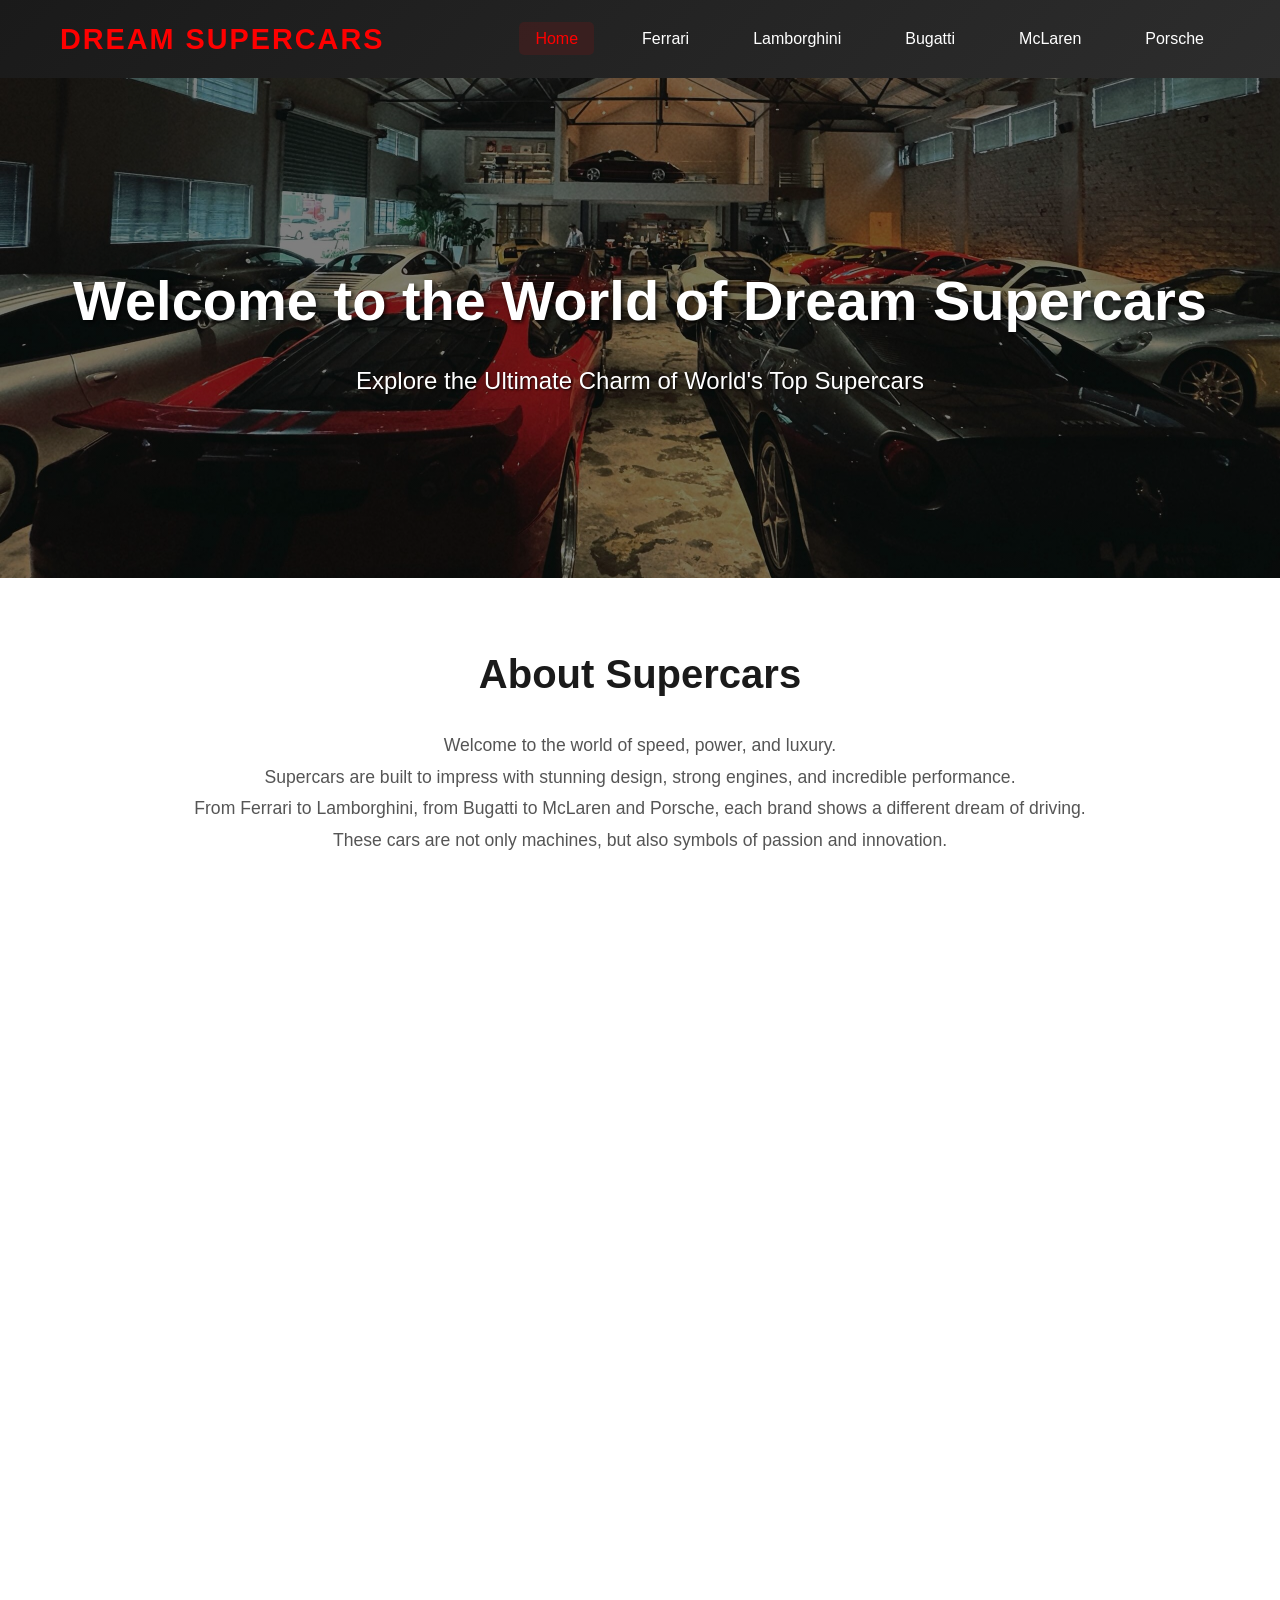
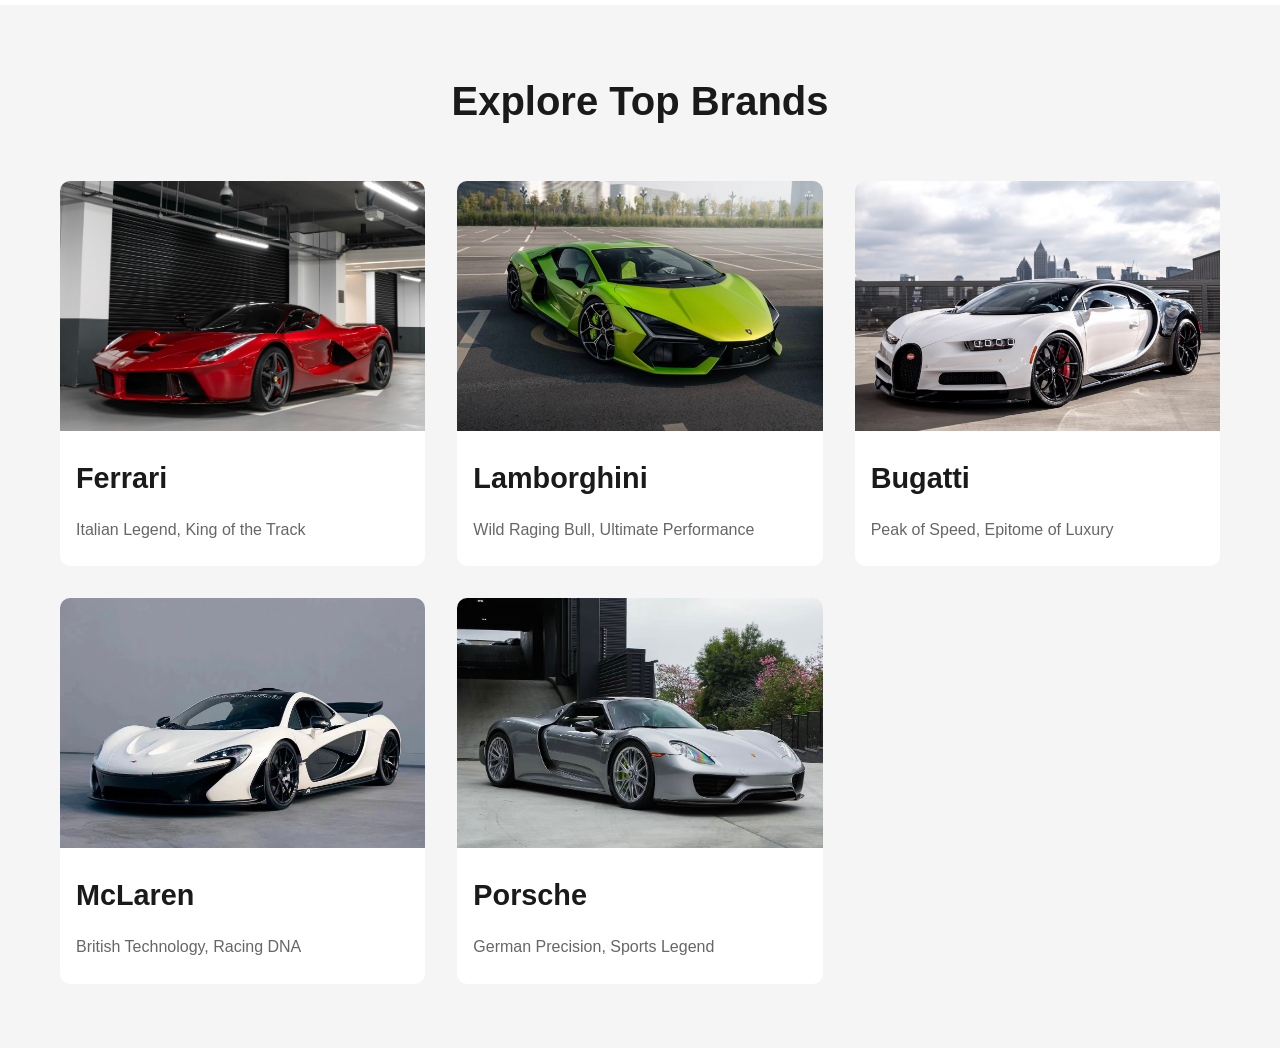
<file: index.html>
<!DOCTYPE html>
<html lang="en">
<head>
    <meta charset="UTF-8">
    <meta name="viewport" content="width=device-width, initial-scale=1.0">
    <title>Dream Supercars - World of Dream Supercars</title>
    <link rel="stylesheet" href="style.css">
</head>
<body>
    <nav class="navbar">
        <div class="container">
            <h1 class="logo">Dream Supercars</h1>
            <ul class="nav-menu">
                <li><a href="index.html" class="active">Home</a></li>
                <li><a href="ferrari.html">Ferrari</a></li>
                <li><a href="lamborghini.html">Lamborghini</a></li>
                <li><a href="bugatti.html">Bugatti</a></li>
                <li><a href="mclaren.html">McLaren</a></li>
                <li><a href="porsche.html">Porsche</a></li>
            </ul>
        </div>
    </nav>

    <section class="hero">
        <div class="hero-content">
            <h2>Welcome to the World of Dream Supercars</h2>
            <p>Explore the Ultimate Charm of World's Top Supercars</p>
        </div>
    </section>

    <section class="intro">
        <div class="container">
            <h3>About Supercars</h3>
            <p>
                Welcome to the world of speed, power, and luxury.<br>
                Supercars are built to impress with stunning design, strong engines, and incredible performance.<br>
                From Ferrari to Lamborghini, from Bugatti to McLaren and Porsche, each brand shows a different dream of driving.<br>
                These cars are not only machines, but also symbols of passion and innovation.
            </p>
            <div class="hero-video">
                <iframe
                    src="https://www.youtube.com/embed/Wyq-GUmzelo"
                    title="YouTube video player"
                    frameborder="0"
                    allow="accelerometer; autoplay; clipboard-write; encrypted-media; gyroscope; picture-in-picture; web-share"
                    referrerpolicy="strict-origin-when-cross-origin"
                    allowfullscreen>
                </iframe>
            </div>
        </div>
    </section>

    <section class="brands">
        <div class="container">
            <h3>Explore Top Brands</h3>
            <div class="brand-grid">
                <div class="brand-card">
                    <a href="ferrari.html">
                        <img src="images/LaFerrari.jpeg" alt="Ferrari">
                        <h4>Ferrari</h4>
                        <p>Italian Legend, King of the Track</p>
                    </a>
                </div>
                <div class="brand-card">
                    <a href="lamborghini.html">
                        <img src="images/Revuelto.jpeg" alt="Lamborghini">
                        <h4>Lamborghini</h4>
                        <p>Wild Raging Bull, Ultimate Performance</p>
                    </a>
                </div>
                <div class="brand-card">
                    <a href="bugatti.html">
                        <img src="images/Chiron.jpeg" alt="Bugatti">
                        <h4>Bugatti</h4>
                        <p>Peak of Speed, Epitome of Luxury</p>
                    </a>
                </div>
                <div class="brand-card">
                    <a href="mclaren.html">
                        <img src="images/P1.jpeg" alt="McLaren">
                        <h4>McLaren</h4>
                        <p>British Technology, Racing DNA</p>
                    </a>
                </div>
                <div class="brand-card">
                    <a href="porsche.html">
                        <img src="images/918.jpeg" alt="Porsche">
                        <h4>Porsche</h4>
                        <p>German Precision, Sports Legend</p>
                    </a>
                </div>
            </div>
        </div>
    </section>

    
</body>
</html>
</file>
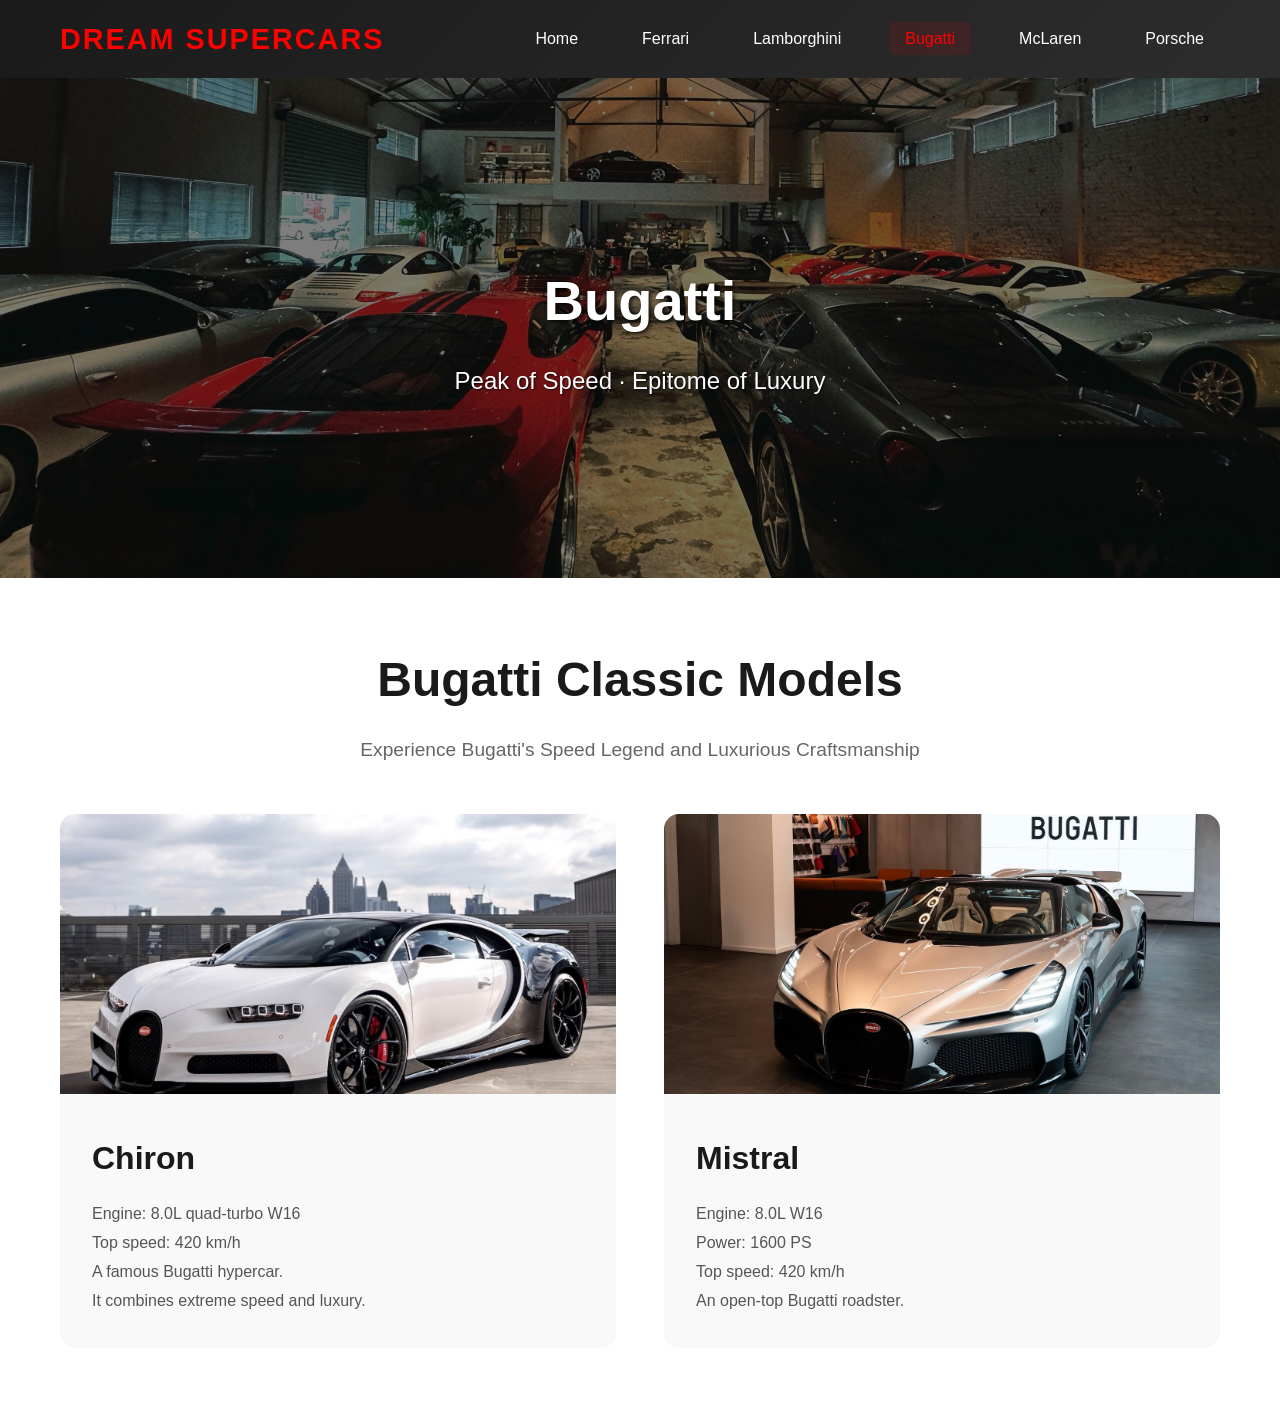
<file: bugatti.html>
<!DOCTYPE html>
<html lang="en">
<head>
    <meta charset="UTF-8">
    <meta name="viewport" content="width=device-width, initial-scale=1.0">
    <title>Bugatti - Dream Supercars</title>
    <link rel="stylesheet" href="style.css">
</head>
<body>
    <nav class="navbar">
        <div class="container">
            <h1 class="logo">Dream Supercars</h1>
            <ul class="nav-menu">
                <li><a href="index.html">Home</a></li>
                <li><a href="ferrari.html">Ferrari</a></li>
                <li><a href="lamborghini.html">Lamborghini</a></li>
                <li><a href="bugatti.html" class="active">Bugatti</a></li>
                <li><a href="mclaren.html">McLaren</a></li>
                <li><a href="porsche.html">Porsche</a></li>
            </ul>
        </div>
    </nav>

    <section class="hero">
        <div class="hero-content">
            <h2>Bugatti</h2>
            <p>Peak of Speed · Epitome of Luxury</p>
        </div>
    </section>

    <section class="car-section">
        <div class="container">
            <h2>Bugatti Classic Models</h2>
            <p class="subtitle">Experience Bugatti's Speed Legend and Luxurious Craftsmanship</p>

            <div class="car-grid">
                <div class="car-card">
                    <img src="images/Chiron.jpeg" alt="Chiron">
                    <div class="car-info">
                        <h3>Chiron</h3>
                        <p>Engine: 8.0L quad-turbo W16<br>
                        Top speed: 420 km/h<br>
                        A famous Bugatti hypercar.<br>
                        It combines extreme speed and luxury.
                        </p>
                    </div>
                </div>

                <div class="car-card">
                    <img src="images/Mistral.jpeg" alt="Mistral">
                    <div class="car-info">
                        <h3>Mistral</h3>
                        <p>Engine: 8.0L W16<br>
                    Power: 1600 PS<br>
                    Top speed: 420 km/h<br>
                    An open-top Bugatti roadster.
                    </p>
                    </div>
                </div>

            </div>
        </div>
    </section>

</body>
</html>
</file>
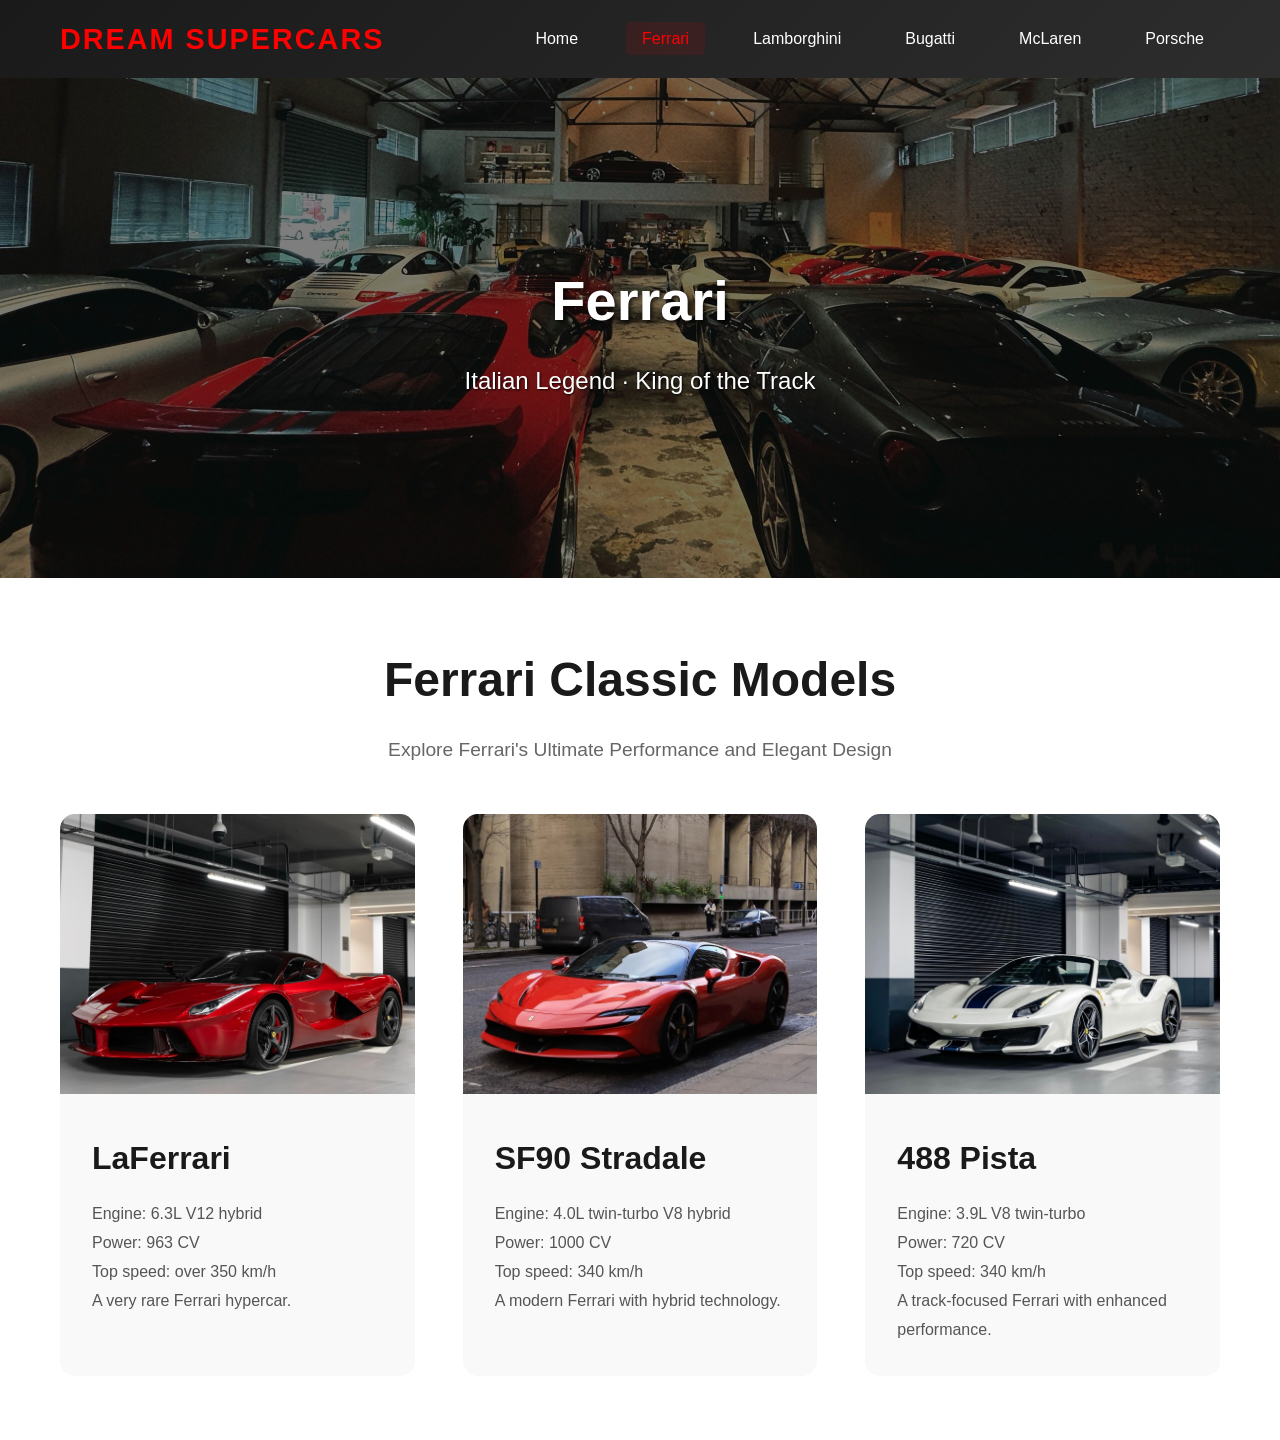
<file: ferrari.html>
<!DOCTYPE html>
<html lang="en">
<head>
    <meta charset="UTF-8">
    <meta name="viewport" content="width=device-width, initial-scale=1.0">
    <title>Ferrari - Dream Supercars</title>
    <link rel="stylesheet" href="style.css">
</head>
<body>
    <nav class="navbar">
        <div class="container">
            <h1 class="logo">Dream Supercars</h1>
            <ul class="nav-menu">
                <li><a href="index.html">Home</a></li>
                <li><a href="ferrari.html" class="active">Ferrari</a></li>
                <li><a href="lamborghini.html">Lamborghini</a></li>
                <li><a href="bugatti.html">Bugatti</a></li>
                <li><a href="mclaren.html">McLaren</a></li>
                <li><a href="porsche.html">Porsche</a></li>
            </ul>
        </div>
    </nav>

    <section class="hero">
        <div class="hero-content">
            <h2>Ferrari</h2>
            <p>Italian Legend · King of the Track</p>
        </div>
    </section>

    <section class="car-section">
        <div class="container">
            <h2>Ferrari Classic Models</h2>
            <p class="subtitle">Explore Ferrari's Ultimate Performance and Elegant Design</p>

            <div class="car-grid">
                <div class="car-card">
                    <img src="images/LaFerrari.jpeg" alt="LaFerrari">
                    <div class="car-info">
                        <h3>LaFerrari</h3>
                        <p>Engine: 6.3L V12 hybrid<br>
                        Power: 963 CV<br>
                        Top speed: over 350 km/h<br>
                        A very rare Ferrari hypercar.
                        </p>
                    </div>
                </div>

                <div class="car-card">
                    <img src="images/SF90.jpeg" alt="SF90 Stradale">
                    <div class="car-info">
                        <h3>SF90 Stradale</h3>
                        <p>Engine: 4.0L twin-turbo V8 hybrid<br>
                        Power: 1000 CV<br>
                        Top speed: 340 km/h<br>
                        A modern Ferrari with hybrid technology.
                        </p>
                    </div>
                </div>

                <div class="car-card">
                    <img src="images/488pista.jpeg" alt="488 Pista">
                    <div class="car-info">
                        <h3>488 Pista</h3>
                        <p>Engine: 3.9L V8 twin-turbo<br>
                        Power: 720 CV<br>
                        Top speed: 340 km/h<br>
                        A track-focused Ferrari with enhanced performance.
                        </p>
                    </div>
                </div>
            </div>
        </div>
    </section>

</body>
</html>
</file>
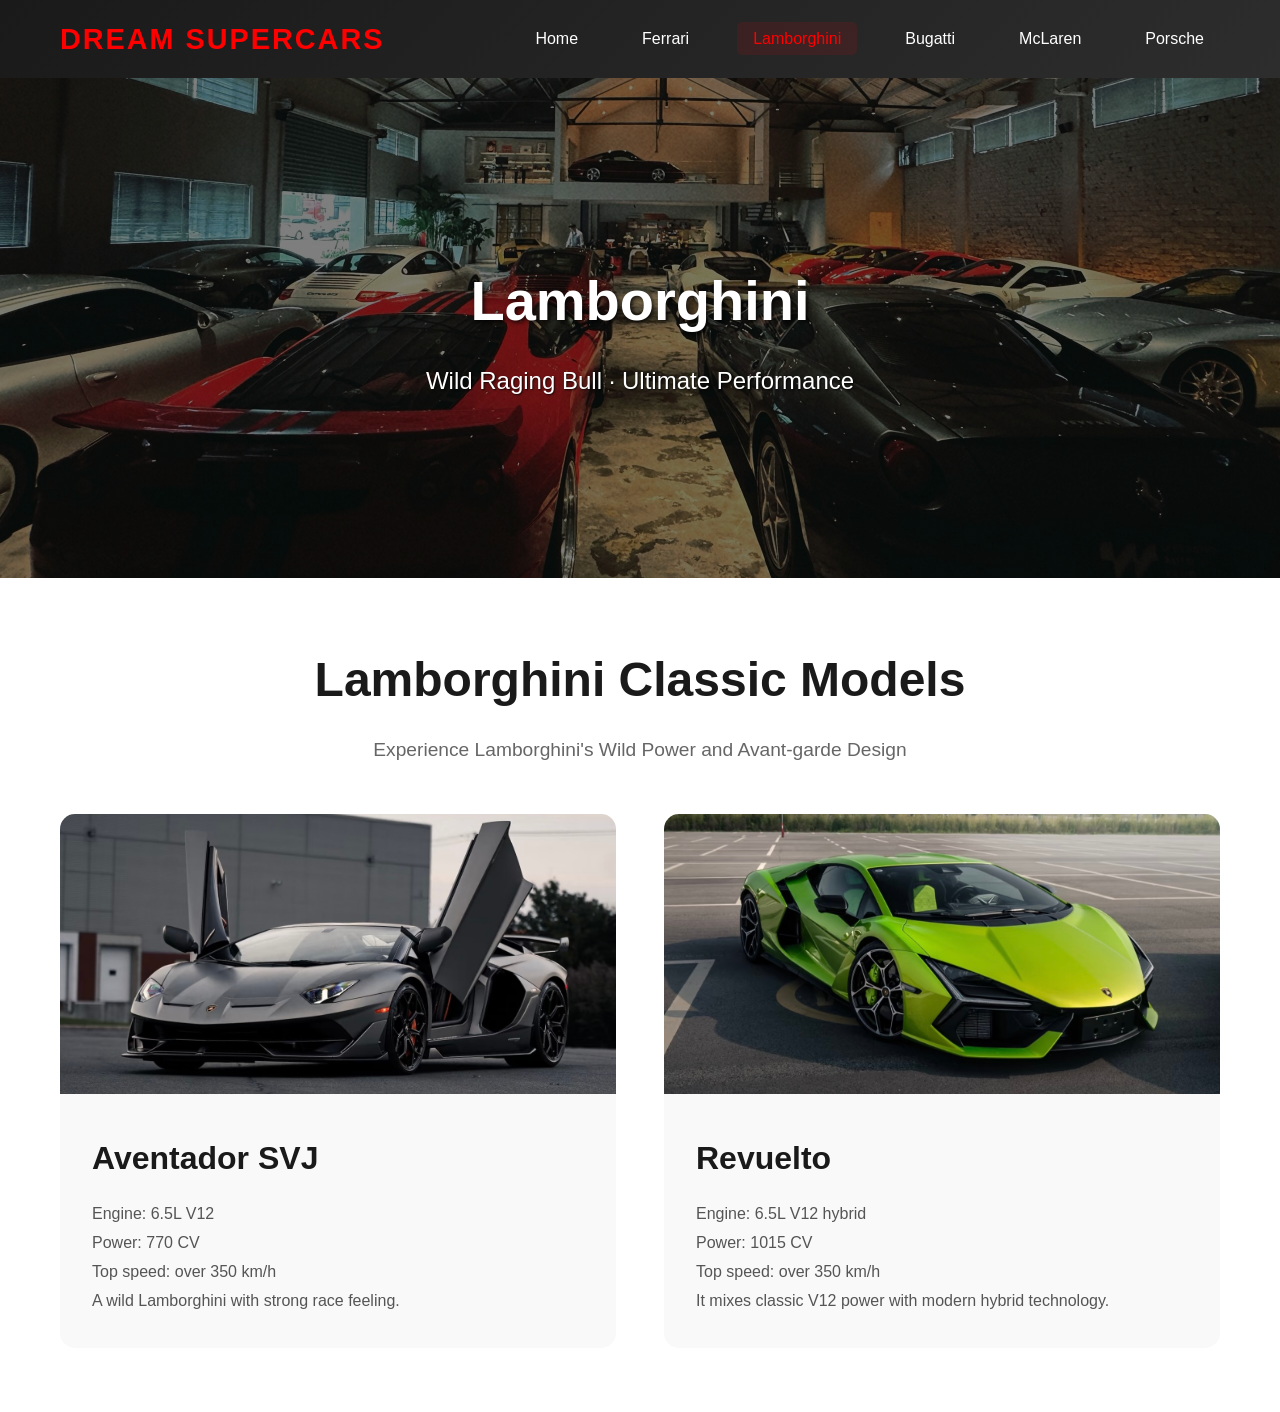
<file: lamborghini.html>
<!DOCTYPE html>
<html lang="en">
<head>
    <meta charset="UTF-8">
    <meta name="viewport" content="width=device-width, initial-scale=1.0">
    <title>Lamborghini - Dream Supercars</title>
    <link rel="stylesheet" href="style.css">
</head>
<body>
    <nav class="navbar">
        <div class="container">
            <h1 class="logo">Dream Supercars</h1>
            <ul class="nav-menu">
                <li><a href="index.html">Home</a></li>
                <li><a href="ferrari.html">Ferrari</a></li>
                <li><a href="lamborghini.html" class="active">Lamborghini</a></li>
                <li><a href="bugatti.html">Bugatti</a></li>
                <li><a href="mclaren.html">McLaren</a></li>
                <li><a href="porsche.html">Porsche</a></li>
            </ul>
        </div>
    </nav>

    <section class="hero">
        <div class="hero-content">
            <h2>Lamborghini</h2>
            <p>Wild Raging Bull · Ultimate Performance</p>
        </div>
    </section>

    <section class="car-section">
        <div class="container">
            <h2>Lamborghini Classic Models</h2>
            <p class="subtitle">Experience Lamborghini's Wild Power and Avant-garde Design</p>

            <div class="car-grid">
                <div class="car-card">
                    <img src="images/SVJ.jpeg" alt="Aventador SVJ">
                    <div class="car-info">
                        <h3>Aventador SVJ</h3>
                        <p>Engine: 6.5L V12<br>
                        Power: 770 CV<br>
                        Top speed: over 350 km/h<br>
                        A wild Lamborghini with strong race feeling.
                        </p>
                    </div>
                </div>

                <div class="car-card">
                    <img src="images/Revuelto.jpeg" alt="Revuelto">
                    <div class="car-info">
                        <h3>Revuelto</h3>
                        <p>Engine: 6.5L V12 hybrid<br>
                        Power: 1015 CV<br>
                        Top speed: over 350 km/h<br>
                        It mixes classic V12 power with modern hybrid technology.
                        </p>
                    </div>
                </div>

                
            </div>
        </div>
    </section>

</body>
</html>
</file>
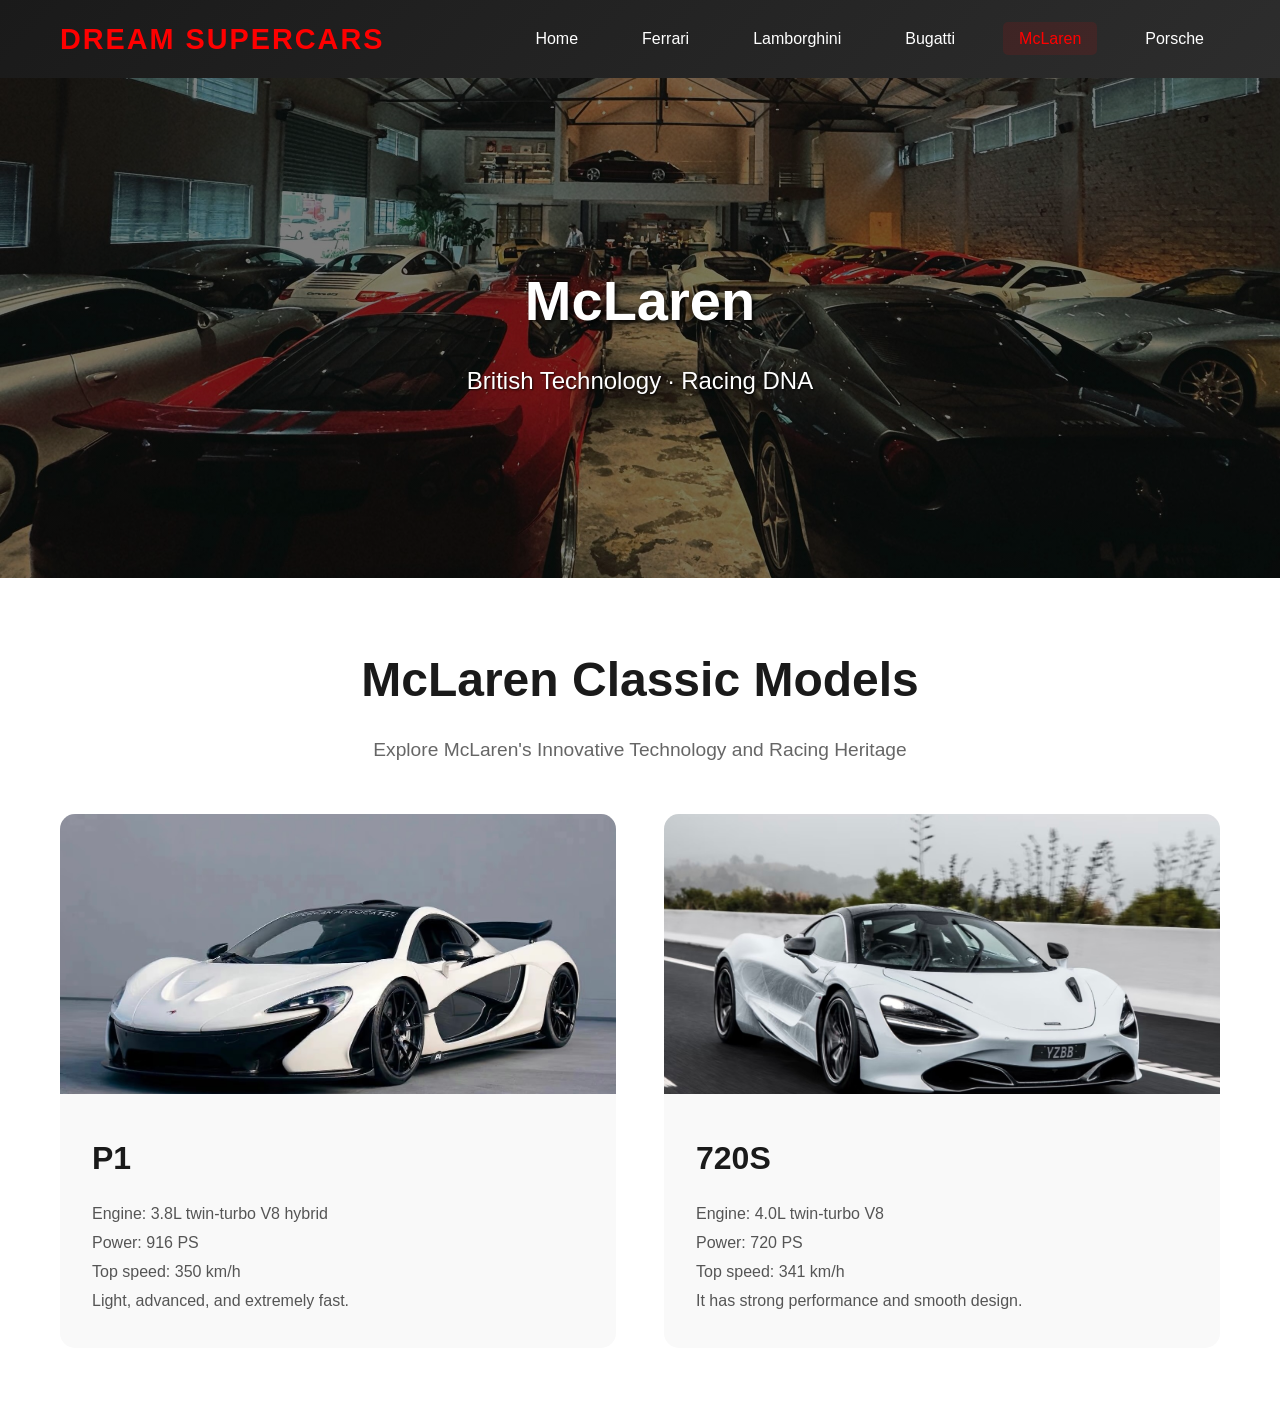
<file: mclaren.html>
<!DOCTYPE html>
<html lang="en">
<head>
    <meta charset="UTF-8">
    <meta name="viewport" content="width=device-width, initial-scale=1.0">
    <title>McLaren - Dream Supercars</title>
    <link rel="stylesheet" href="style.css">
</head>
<body>
    <nav class="navbar">
        <div class="container">
            <h1 class="logo">Dream Supercars</h1>
            <ul class="nav-menu">
                <li><a href="index.html">Home</a></li>
                <li><a href="ferrari.html">Ferrari</a></li>
                <li><a href="lamborghini.html">Lamborghini</a></li>
                <li><a href="bugatti.html">Bugatti</a></li>
                <li><a href="mclaren.html" class="active">McLaren</a></li>
                <li><a href="porsche.html">Porsche</a></li>
            </ul>
        </div>
    </nav>

    <section class="hero">
        <div class="hero-content">
            <h2>McLaren</h2>
            <p>British Technology · Racing DNA</p>
        </div>
    </section>

    <section class="car-section">
        <div class="container">
            <h2>McLaren Classic Models</h2>
            <p class="subtitle">Explore McLaren's Innovative Technology and Racing Heritage</p>

            <div class="car-grid">
                <div class="car-card">
                    <img src="images/P1.jpeg" alt="P1">
                    <div class="car-info">
                        <h3>P1</h3>
                        <p>Engine: 3.8L twin-turbo V8 hybrid<br>
                        Power: 916 PS<br>
                        Top speed: 350 km/h<br>
                        Light, advanced, and extremely fast.
                        </p>
                    </div>
                </div>

                <div class="car-card">
                    <img src="images/720s.jpeg" alt="720S">
                    <div class="car-info">
                        <h3>720S</h3>
                        <p>Engine: 4.0L twin-turbo V8<br>
                        Power: 720 PS<br>
                        Top speed: 341 km/h<br>
                        It has strong performance and smooth design.
                        </p>
                    </div>
                </div>

            </div>
        </div>
    </section>

</body>
</html>
</file>
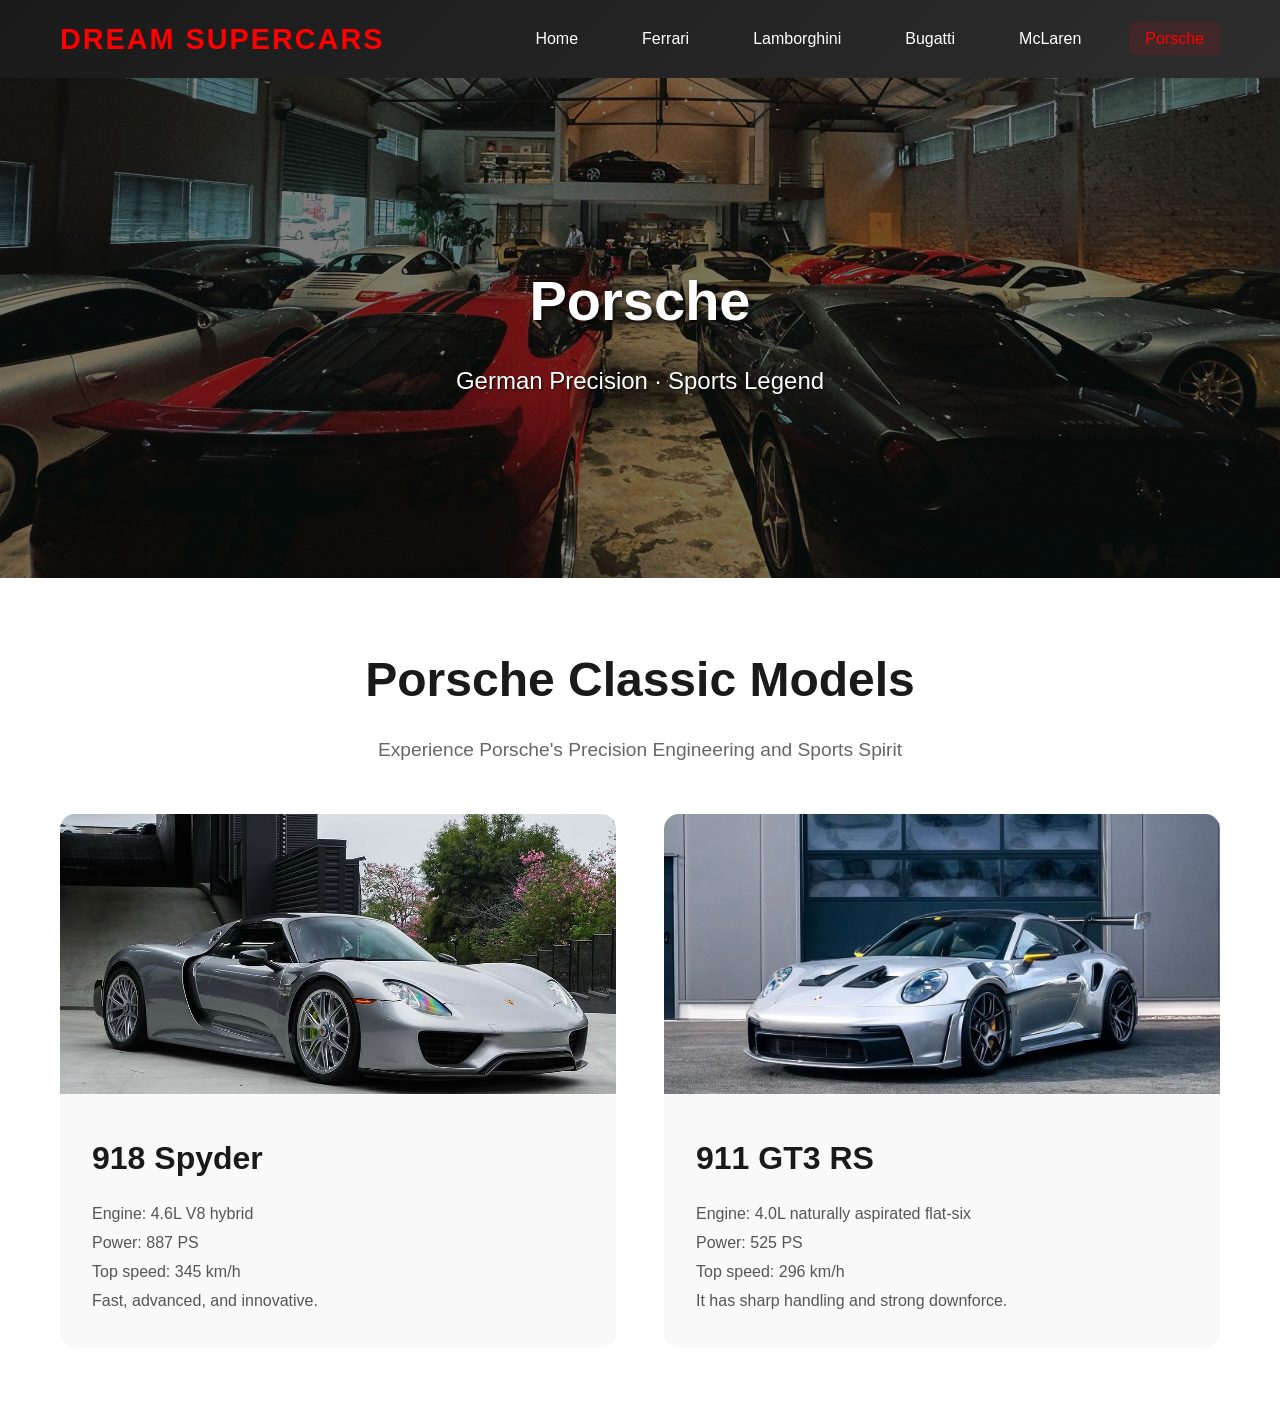
<file: porsche.html>
<!DOCTYPE html>
<html lang="en">
<head>
    <meta charset="UTF-8">
    <meta name="viewport" content="width=device-width, initial-scale=1.0">
    <title>Porsche - Dream Supercars</title>
    <link rel="stylesheet" href="style.css">
</head>
<body>
    <nav class="navbar">
        <div class="container">
            <h1 class="logo">Dream Supercars</h1>
            <ul class="nav-menu">
                <li><a href="index.html">Home</a></li>
                <li><a href="ferrari.html">Ferrari</a></li>
                <li><a href="lamborghini.html">Lamborghini</a></li>
                <li><a href="bugatti.html">Bugatti</a></li>
                <li><a href="mclaren.html">McLaren</a></li>
                <li><a href="porsche.html" class="active">Porsche</a></li>
            </ul>
        </div>
    </nav>

    <section class="hero">
        <div class="hero-content">
            <h2>Porsche</h2>
            <p>German Precision · Sports Legend</p>
        </div>
    </section>

    <section class="car-section">
        <div class="container">
            <h2>Porsche Classic Models</h2>
            <p class="subtitle">Experience Porsche's Precision Engineering and Sports Spirit</p>

            <div class="car-grid">
                <div class="car-card">
                    <img src="images/918.jpeg" alt="918 Spyder">
                    <div class="car-info">
                        <h3>918 Spyder</h3>
                        <p>Engine: 4.6L V8 hybrid<br>
                        Power: 887 PS<br>
                        Top speed: 345 km/h<br>
                        Fast, advanced, and innovative.
                        </p>
                    </div>
                </div>

                <div class="car-card">
                    <img src="images/911.jpeg" alt="911 GT3 RS">
                    <div class="car-info">
                        <h3>911 GT3 RS</h3>
                        <p>Engine: 4.0L naturally aspirated flat-six<br>
                        Power: 525 PS<br>
                        Top speed: 296 km/h<br>
                        It has sharp handling and strong downforce.
                        </p>
                    </div>
                </div>

            </div>
        </div>
    </section>

</body>
</html>
</file>
<file: style.css>
* {
    margin: 0;
    padding: 0;
    box-sizing: border-box;
}

body {
    font-family: 'Arial', 'Microsoft YaHei', sans-serif;
    line-height: 1.6;
    color: #333;
    background-color: #0a0a0a;
}

.container {
    max-width: 1200px;
    margin: 0 auto;
    padding: 0 20px;
}

.navbar {
    background: linear-gradient(135deg, #1a1a1a 0%, #2d2d2d 100%);
    padding: 1rem 0;
    position: sticky;
    top: 0;
    z-index: 1000;
}

.navbar .container {
    display: flex;
    justify-content: space-between;
    align-items: center;
}

.logo {
    color: #ff0000;
    font-size: 1.8rem;
    font-weight: bold;
    text-transform: uppercase;
    letter-spacing: 2px;
}

.nav-menu {
    display: flex;
    list-style: none;
    gap: 2rem;
}

.nav-menu a {
    color: #fff;
    text-decoration: none;
    font-weight: 500;
    transition: color 0.3s ease;
    padding: 0.5rem 1rem;
    border-radius: 5px;
}

.nav-menu a:hover,
.nav-menu a.active {
    color: #ff0000;
    background: rgba(255, 0, 0, 0.1);
}

.hero {
    background: linear-gradient(rgba(0, 0, 0, 0.5), rgba(0, 0, 0, 0.5)), 
                url('images/background.jpeg') center/cover;
    height: 500px;
    display: flex;
    align-items: center;
    justify-content: center;
    text-align: center;
    color: #fff;
}

.hero-content h2 {
    font-size: 3.5rem;
    margin-bottom: 1rem;
    text-shadow: 2px 2px 4px rgba(0, 0, 0, 0.8);
}

.hero-content p {
    font-size: 1.5rem;
    text-shadow: 1px 1px 2px rgba(0, 0, 0, 0.8);
}

.intro {
    background: #fff;
    padding: 4rem 0;
}

.intro h3 {
    font-size: 2.5rem;
    margin-bottom: 1.5rem;
    color: #1a1a1a;
    text-align: center;
}

.intro p {
    font-size: 1.1rem;
    line-height: 1.8;
    color: #555;
    margin-bottom: 2rem;
    text-align: center;
}

.hero-video {
    margin-top: 2rem;
    position: relative;
    width: 100%;
    max-width: 1000px;
    margin-left: auto;
    margin-right: auto;
    padding-bottom: 56.25%;
    height: 0;
    overflow: hidden;
    border-radius: 12px;
}

.hero-video iframe {
    position: absolute;
    top: 0;
    left: 0;
    width: 100%;
    height: 100%;
    border: none;
}

.brands {
    background: #f5f5f5;
    padding: 4rem 0;
}

.brands h3 {
    font-size: 2.5rem;
    margin-bottom: 3rem;
    color: #1a1a1a;
    text-align: center;
}

.brand-grid {
    display: grid;
    grid-template-columns: repeat(auto-fit, minmax(300px, 1fr));
    gap: 2rem;
}

.brand-card {
    background: #fff;
    border-radius: 10px;
    overflow: hidden;
}

.brand-card a {
    text-decoration: none;
    color: inherit;
    display: block;
}

.brand-card img {
    width: 100%;
    height: 250px;
    object-fit: cover;
}

.brand-card h4 {
    font-size: 1.8rem;
    padding: 1rem;
    color: #1a1a1a;
}

.brand-card p {
    padding: 0 1rem 1.5rem;
    color: #666;
}

.car-section {
    background: #fff;
    padding: 4rem 0;
}

.car-section h2 {
    font-size: 3rem;
    margin-bottom: 1rem;
    color: #1a1a1a;
    text-align: center;
}

.car-section .subtitle {
    text-align: center;
    font-size: 1.2rem;
    color: #666;
    margin-bottom: 3rem;
}

.car-grid {
    display: grid;
    grid-template-columns: repeat(auto-fit, minmax(350px, 1fr));
    gap: 3rem;
    margin-top: 3rem;
}

.car-card {
    background: #f9f9f9;
    border-radius: 15px;
    overflow: hidden;
}

.car-card img {
    width: 100%;
    height: 280px;
    object-fit: cover;
}

.car-info {
    padding: 2rem;
}

.car-info h3 {
    font-size: 2rem;
    margin-bottom: 1rem;
    color: #1a1a1a;
}

.car-info p {
    font-size: 1rem;
    line-height: 1.8;
    color: #555;
}

footer {
    background: #1a1a1a;
    color: #fff;
    text-align: center;
    padding: 2rem 0;
    margin-top: 4rem;
}

@media (max-width: 768px) {
    .navbar .container {
        flex-direction: column;
        gap: 1rem;
    }

    .nav-menu {
        flex-wrap: wrap;
        justify-content: center;
        gap: 1rem;
    }

    .hero-content h2 {
        font-size: 2rem;
    }

    .hero-content p {
        font-size: 1rem;
    }

    .brand-grid,
    .car-grid {
        grid-template-columns: 1fr;
    }
}
</file>
